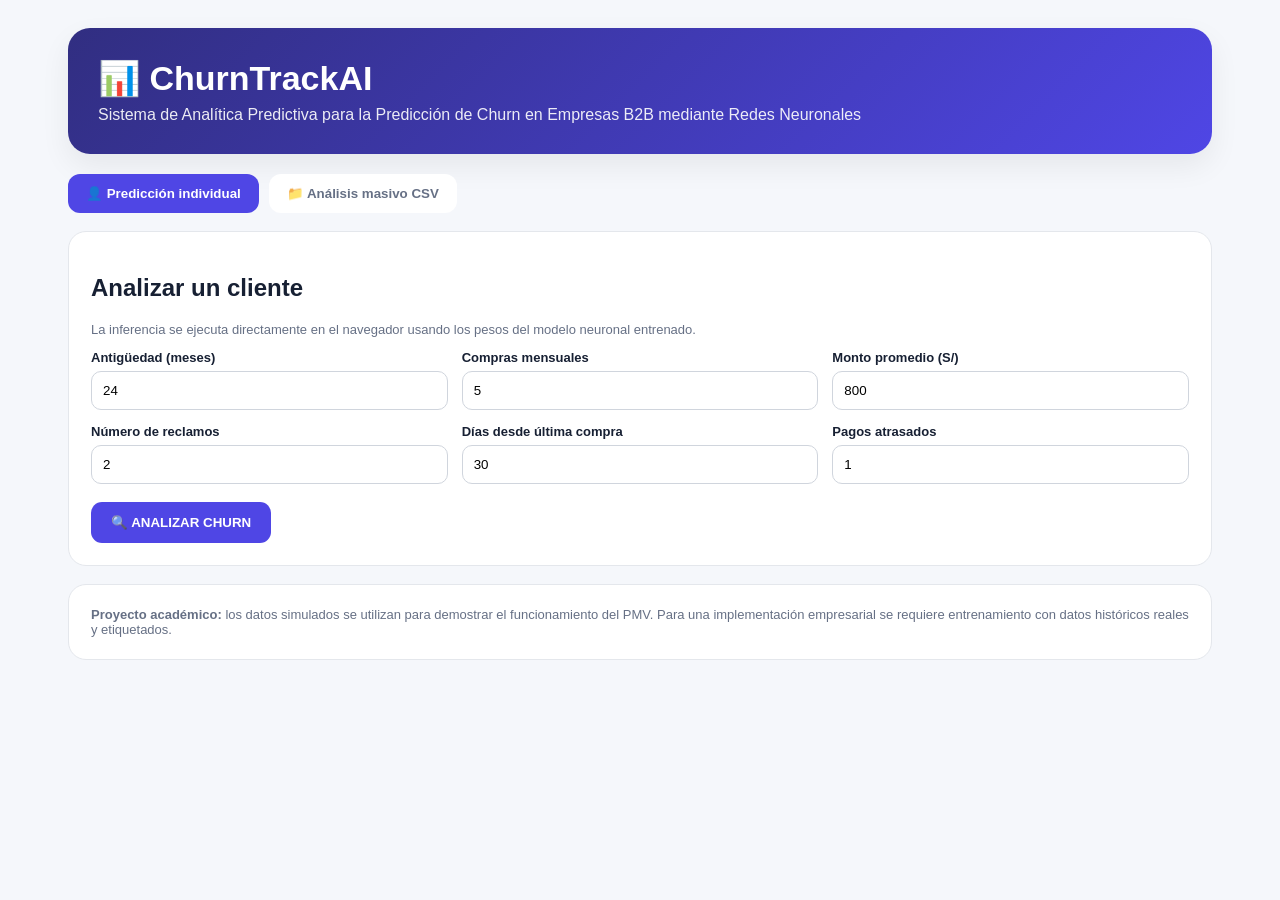
<file: original/index.html>
<!DOCTYPE html>
<html lang="es">
<head>
<meta charset="UTF-8">
<meta name="viewport" content="width=device-width, initial-scale=1.0">
<title>ChurnTrackAI | Predicción de Churn B2B</title>
<style>
:root{--bg:#f5f7fb;--card:#fff;--text:#172033;--muted:#667085;--line:#e4e7ec;--primary:#4f46e5;--danger:#dc2626;--warn:#d97706;--ok:#15803d}
*{box-sizing:border-box}body{margin:0;font-family:Inter,Arial,sans-serif;background:var(--bg);color:var(--text)}
.container{max-width:1200px;margin:auto;padding:28px}
.hero{background:linear-gradient(135deg,#312e81,#4f46e5);color:white;border-radius:22px;padding:30px;margin-bottom:20px;box-shadow:0 12px 30px #0001}
.hero h1{margin:0 0 8px;font-size:34px}.hero p{margin:0;opacity:.9}
.tabs{display:flex;gap:10px;margin-bottom:18px}.tab{border:0;background:white;padding:12px 18px;border-radius:12px;cursor:pointer;font-weight:700;color:var(--muted)}.tab.active{background:var(--primary);color:white}
.panel{display:none}.panel.active{display:block}
.card{background:var(--card);border:1px solid var(--line);border-radius:18px;padding:22px;margin-bottom:18px}
.grid{display:grid;grid-template-columns:repeat(3,1fr);gap:14px}@media(max-width:800px){.grid{grid-template-columns:1fr}}
label{display:block;font-size:13px;font-weight:700;margin-bottom:6px}input[type=number],input[type=file]{width:100%;padding:11px;border:1px solid #d0d5dd;border-radius:10px;background:white}
button.primary{margin-top:18px;border:0;background:var(--primary);color:white;padding:13px 20px;border-radius:11px;font-weight:800;cursor:pointer}
.result{margin-top:18px;border:1px solid var(--line);border-radius:16px;padding:20px;background:#fafafa}
.prob{font-size:42px;font-weight:900}.risk{font-size:24px;font-weight:900}.high{color:var(--danger)}.medium{color:var(--warn)}.low{color:var(--ok)}
.metrics{display:grid;grid-template-columns:repeat(4,1fr);gap:12px;margin:18px 0}@media(max-width:800px){.metrics{grid-template-columns:repeat(2,1fr)}}
.metric{background:white;border:1px solid var(--line);border-radius:14px;padding:16px}.metric b{display:block;font-size:25px;margin-top:4px}
.table-wrap{overflow:auto;max-height:520px;border:1px solid var(--line);border-radius:12px}
table{width:100%;border-collapse:collapse;background:white}th,td{padding:10px;border-bottom:1px solid var(--line);font-size:13px;text-align:left;white-space:nowrap}th{position:sticky;top:0;background:#f8fafc}
.small{font-size:13px;color:var(--muted)}.download{display:none;margin-top:14px;text-decoration:none;background:#111827;color:white;padding:11px 15px;border-radius:10px;font-weight:700}
.badge{padding:5px 8px;border-radius:999px;font-weight:800;font-size:12px}.badge.high{background:#fee2e2}.badge.medium{background:#fef3c7}.badge.low{background:#dcfce7}
</style>
</head>
<body>
<div class="container">
  <div class="hero">
    <h1>📊 ChurnTrackAI</h1>
    <p>Sistema de Analítica Predictiva para la Predicción de Churn en Empresas B2B mediante Redes Neuronales</p>
  </div>

  <div class="tabs">
    <button class="tab active" onclick="showTab('individual',this)">👤 Predicción individual</button>
    <button class="tab" onclick="showTab('masivo',this)">📁 Análisis masivo CSV</button>
  </div>

  <section id="individual" class="panel active">
    <div class="card">
      <h2>Analizar un cliente</h2>
      <p class="small">La inferencia se ejecuta directamente en el navegador usando los pesos del modelo neuronal entrenado.</p>
      <div class="grid">
        <div><label>Antigüedad (meses)</label><input id="antiguedad" type="number" value="24" min="0"></div>
        <div><label>Compras mensuales</label><input id="compras" type="number" value="5" min="0"></div>
        <div><label>Monto promedio (S/)</label><input id="monto" type="number" value="800" min="0"></div>
        <div><label>Número de reclamos</label><input id="reclamos" type="number" value="2" min="0"></div>
        <div><label>Días desde última compra</label><input id="dias" type="number" value="30" min="0"></div>
        <div><label>Pagos atrasados</label><input id="atrasos" type="number" value="1" min="0"></div>
      </div>
      <button class="primary" onclick="analizarIndividual()">🔍 ANALIZAR CHURN</button>
      <div id="individualResult" class="result" style="display:none"></div>
    </div>
  </section>

  <section id="masivo" class="panel">
    <div class="card">
      <h2>Analizar clientes mediante CSV</h2>
      <p class="small">Columnas obligatorias: cliente_id, antiguedad, compras_mensuales, monto_promedio, reclamos, dias_ultima_compra, pagos_atrasados.</p>
      <input id="csvFile" type="file" accept=".csv">
      <button class="primary" onclick="analizarCSV()">📊 ANALIZAR CLIENTES</button>
      <div id="summary"></div>
      <div id="tableWrap" class="table-wrap" style="display:none;margin-top:18px"></div>
      <a id="download" class="download">⬇️ Descargar resultados para Excel</a>
    </div>
  </section>

  <div class="card small">
    <b>Proyecto académico:</b> los datos simulados se utilizan para demostrar el funcionamiento del PMV. Para una implementación empresarial se requiere entrenamiento con datos históricos reales y etiquetados.
  </div>
</div>

<script src="modelo.js"></script>
<script>
function showTab(id,btn){
  document.querySelectorAll('.panel').forEach(x=>x.classList.remove('active'));
  document.querySelectorAll('.tab').forEach(x=>x.classList.remove('active'));
  document.getElementById(id).classList.add('active'); btn.classList.add('active');
}
function num(id){return Number(document.getElementById(id).value||0)}
function risk(p){
  if(p>=70) return {name:"ALTO", cls:"high", icon:"🔴"};
  if(p>=40) return {name:"MEDIO", cls:"medium", icon:"🟡"};
  return {name:"BAJO", cls:"low", icon:"🟢"};
}
function recommendation(row,p){
  if(p>=70){
    if(row.dias_ultima_compra>=60) return "Priorizar contacto de reactivación: revisar necesidades y aplicar una acción de recuperación.";
    if(row.reclamos>=3) return "Priorizar atención de reclamos y seguimiento comercial para recuperar la relación.";
    if(row.pagos_atrasados>=2) return "Revisar situación de pagos y ofrecer alternativas para facilitar la continuidad.";
    return "Realizar contacto preventivo de retención y conocer las causas del posible abandono.";
  }
  if(p>=40) return "Realizar seguimiento periódico y revisar señales de insatisfacción.";
  return "Mantener seguimiento comercial normal y fortalecer la relación con el cliente.";
}
function predict(row){
  const x = [
    row.antiguedad,row.compras_mensuales,row.monto_promedio,
    row.reclamos,row.dias_ultima_compra,row.pagos_atrasados
  ];
  return predictChurn(x)*100;
}
function analizarIndividual(){
  const row={
    antiguedad:num('antiguedad'), compras_mensuales:num('compras'),
    monto_promedio:num('monto'), reclamos:num('reclamos'),
    dias_ultima_compra:num('dias'), pagos_atrasados:num('atrasos')
  };
  const p=predict(row), r=risk(p);
  document.getElementById('individualResult').style.display='block';
  document.getElementById('individualResult').innerHTML=
    `<div class="small">Probabilidad estimada de Churn</div>
     <div class="prob ${r.cls}">${p.toFixed(2)}%</div>
     <div class="risk ${r.cls}">${r.icon} Riesgo ${r.name}</div>
     <hr><b>Recomendación de retención</b><p>${recommendation(row,p)}</p>`;
}
function parseCSV(text){
  const lines=text.trim().split(/\r?\n/);
  if(!lines.length) return [];
  const split=s=>s.split(';').map(x=>x.trim().replace(/^"|"$/g,''));
  let headers=split(lines[0]);
  if(headers.length===1) headers=lines[0].split(',').map(x=>x.trim().replace(/^"|"$/g,''));
  return lines.slice(1).filter(Boolean).map(line=>{
    const vals=(lines[0].includes(';')?split(line):line.split(',').map(x=>x.trim().replace(/^"|"$/g,' ')));
    const o={}; headers.forEach((h,i)=>o[h]=vals[i]??''); return o;
  });
}
function escapeHTML(s){return String(s??'').replace(/[&<>"']/g,m=>({'&':'&amp;','<':'&lt;','>':'&gt;','"':'&quot;',"'":'&#039;'}[m]));}
async function analizarCSV(){
  const file=document.getElementById('csvFile').files[0];
  if(!file){alert("Selecciona un archivo CSV.");return;}
  const rows=parseCSV(await file.text());
  const required=["cliente_id","antiguedad","compras_mensuales","monto_promedio","reclamos","dias_ultima_compra","pagos_atrasados"];
  const missing=required.filter(c=>!Object.prototype.hasOwnProperty.call(rows[0]||{},c));
  if(missing.length){alert("Faltan columnas: "+missing.join(", "));return;}
  const results=rows.map(row=>{
    required.slice(1).forEach(c=>row[c]=Number(String(row[c]).replace(',','.')));
    const p=predict(row), r=risk(p);
    return {...row,probabilidad_churn:Number(p.toFixed(2)),nivel_riesgo:r.name,prioridad:p>=70?"URGENTE":p>=40?"ATENCIÓN":"NORMAL",recomendacion:recommendation(row,p)};
  }).sort((a,b)=>b.probabilidad_churn-a.probabilidad_churn);
  const high=results.filter(x=>x.nivel_riesgo==="ALTO").length;
  const med=results.filter(x=>x.nivel_riesgo==="MEDIO").length;
  const low=results.length-high-med;
  document.getElementById('summary').innerHTML=
    `<div class="metrics">
      <div class="metric">Clientes analizados<b>${results.length}</b></div>
      <div class="metric">🔴 Riesgo alto<b>${high}</b></div>
      <div class="metric">🟡 Riesgo medio<b>${med}</b></div>
      <div class="metric">🟢 Riesgo bajo<b>${low}</b></div>
    </div>`;
  const cols=["cliente_id","probabilidad_churn","nivel_riesgo","prioridad","recomendacion"];
  let html="<table><thead><tr>"+cols.map(c=>`<th>${escapeHTML(c)}</th>`).join("")+"</tr></thead><tbody>";
  results.forEach(r=>{
    const cls=r.nivel_riesgo==="ALTO"?"high":r.nivel_riesgo==="MEDIO"?"medium":"low";
    html+="<tr>"+cols.map(c=>c==="nivel_riesgo"?`<td><span class="badge ${cls}">${escapeHTML(r[c])}</span></td>`:`<td>${escapeHTML(r[c])}</td>`).join("")+"</tr>";
  });
  html+="</tbody></table>";
  const wrap=document.getElementById('tableWrap'); wrap.style.display='block'; wrap.innerHTML=html;
  const outCols=Object.keys(results[0]||{});
  const csv=[outCols.join(";")].concat(results.map(r=>outCols.map(c=>`"${String(r[c]??"").replace(/"/g,'""')}"`).join(";"))).join("\n");
  const blob=new Blob(["\ufeff"+csv],{type:"text/csv;charset=utf-8"});
  const url=URL.createObjectURL(blob);
  const a=document.getElementById('download'); a.href=url; a.download="resultados_churn.csv"; a.style.display="inline-block";
}
</script>
</body>
</html>
</file>
